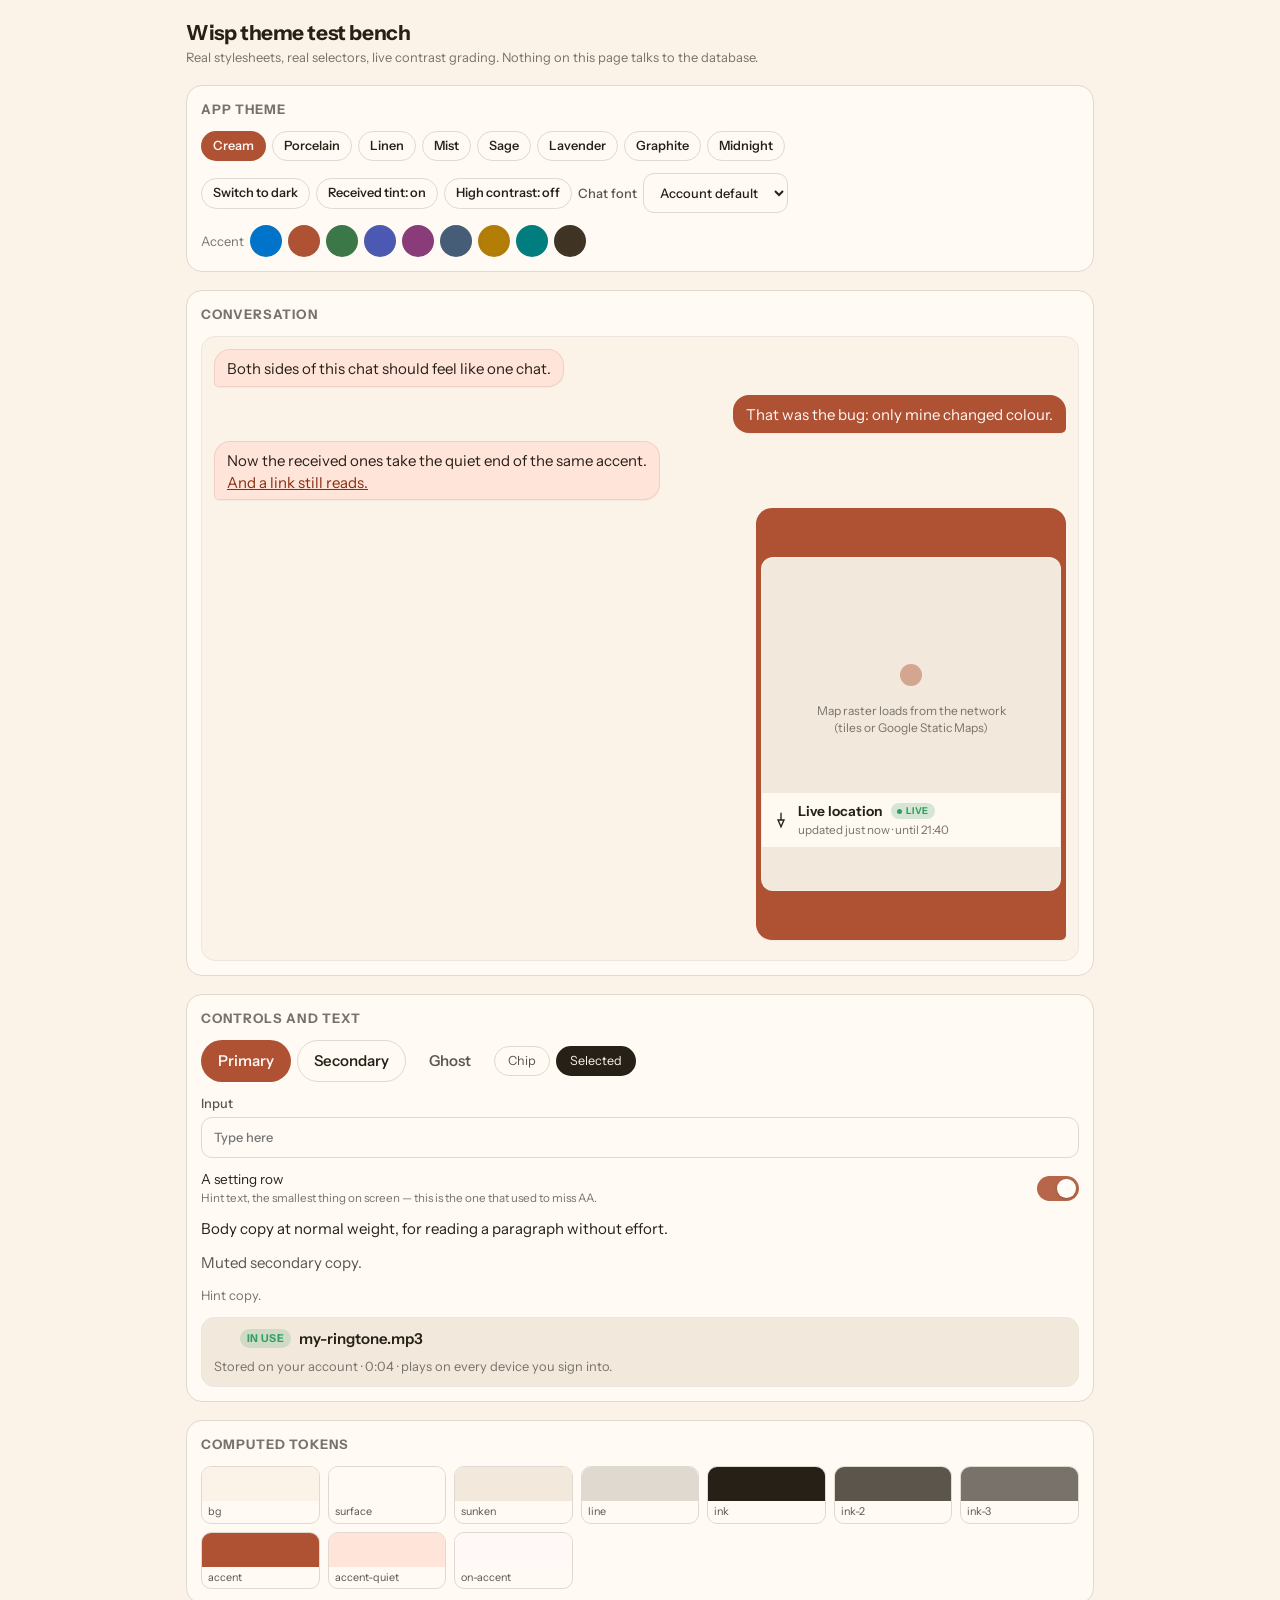
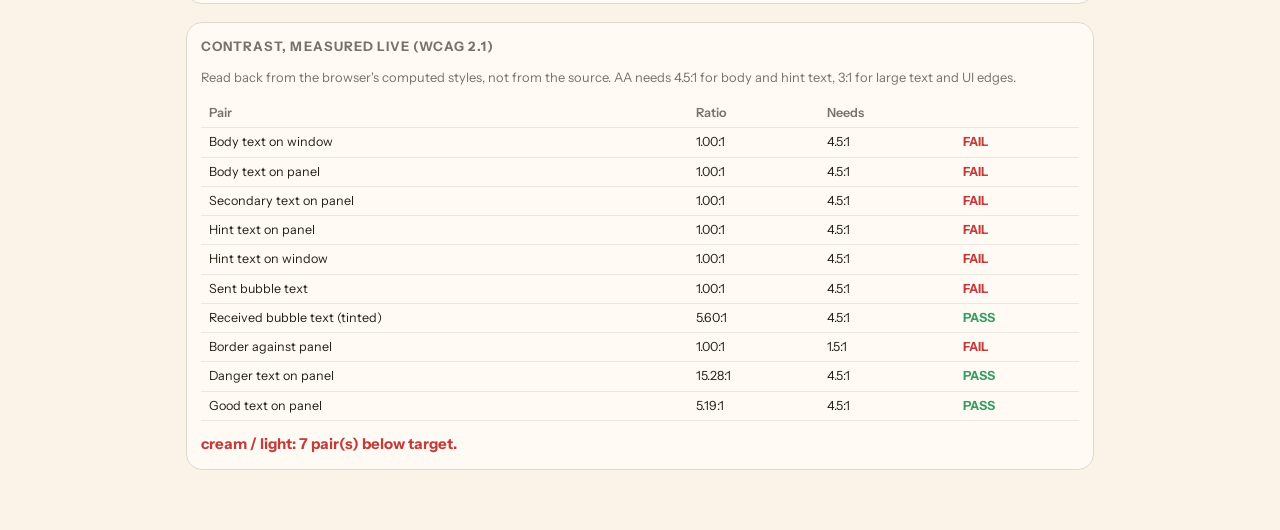
<file: theme-preview.html>
<!DOCTYPE html>
<!--
  Wisp — theme test bench.

  A static page, no Supabase, no sign-in: open /theme-preview.html on the
  deployment (or the branch preview) and every app-wide theme, the received
  bubble tint, the per-chat typefaces and the location card are all switchable
  in one screen. It drives the real selectors on <html> exactly the way
  js/theme.js does, against the real styles.css and theme-packs.css, so what you
  see here is what the app does.

  It also grades itself. The table at the bottom reads the *computed* colours
  back out of the browser, converts them to WCAG 2.1 relative luminance and
  prints the real contrast ratio for every pair that carries text, with a
  pass/fail against AA. Nothing here is asserted by hand — if a palette ever
  regresses, this page turns red on its own.
-->
<html lang="en" data-theme="light" data-pack="cream" data-tint-in="on" data-density="comfortable" data-contrast="normal" data-motion="full">
<head>
<meta charset="utf-8" />
<meta name="viewport" content="width=device-width, initial-scale=1, viewport-fit=cover" />
<title>Wisp · theme test bench</title>
<link href="https://fonts.googleapis.com/css2?family=Inter:wght@400;500;600;700&family=Instrument+Sans:wght@400;500;600;700&family=Newsreader:opsz,wght@6..72,400;6..72,600&family=JetBrains+Mono:wght@400;500&display=swap" rel="stylesheet" />
<link rel="stylesheet" href="/styles.css" />
<link rel="stylesheet" href="/theme-packs.css" />
<style>
  body { padding: 0; overflow: auto; display: block; }
  .tb { max-width: 940px; margin: 0 auto; padding: 18px 16px 60px; display: grid; gap: 18px; }
  .tb h1 { font-size: 1.3rem; letter-spacing: -0.02em; }
  .tb h2 { font-size: 0.82rem; text-transform: uppercase; letter-spacing: 0.08em; color: var(--ink-3); }
  .bar { display: flex; flex-wrap: wrap; gap: 6px; align-items: center; }
  .card { background: var(--surface); border: 1px solid var(--line); border-radius: 16px; padding: 14px; display: grid; gap: 12px; }
  .fauxthread { display: grid; gap: 8px; padding: 12px; border-radius: 14px; background: var(--bg); border: 1px solid var(--line-soft); }
  .swatchstrip { display: flex; gap: 6px; flex-wrap: wrap; }
  table { width: 100%; border-collapse: collapse; font-size: 0.84em; }
  th, td { text-align: left; padding: 5px 8px; border-bottom: 1px solid var(--line-soft); }
  th { color: var(--ink-3); font-weight: 600; }
  .pass { color: var(--good); font-weight: 700; }
  .fail { color: var(--danger); font-weight: 700; }
  .tokens { display: grid; grid-template-columns: repeat(auto-fill, minmax(104px, 1fr)); gap: 8px; }
  .tok { border: 1px solid var(--line); border-radius: 10px; overflow: hidden; font-size: 0.72em; }
  .tok i { display: block; height: 34px; }
  .tok span { display: block; padding: 3px 6px; color: var(--ink-2); }
</style>
</head>
<body>
<div class="tb">
  <div>
    <h1>Wisp theme test bench</h1>
    <p class="hint">Real stylesheets, real selectors, live contrast grading. Nothing on this page talks to the database.</p>
  </div>

  <div class="card">
    <h2>App theme</h2>
    <div class="bar" id="packs"></div>
    <div class="bar">
      <button class="btn small" id="mode">Switch to dark</button>
      <button class="btn small" id="tint">Received tint: on</button>
      <button class="btn small" id="hc">High contrast: off</button>
      <label style="display:flex;gap:6px;align-items:center">Chat font
        <select id="font">
          <option value="">Account default</option>
          <option value='"Instrument Sans", system-ui, sans-serif'>Instrument Sans</option>
          <option value="Inter, system-ui, sans-serif">Inter</option>
          <option value="Newsreader, Georgia, serif">Newsreader</option>
          <option value='"JetBrains Mono", ui-monospace, monospace'>JetBrains Mono</option>
        </select>
      </label>
    </div>
    <div class="bar">
      <span class="hint">Accent</span>
      <div class="swatchstrip" id="accents"></div>
    </div>
  </div>

  <div class="card">
    <h2>Conversation</h2>
    <!-- .conv-inner is what reads --font-chat in the real app, so the per-chat
         typeface is being exercised here and not simulated. -->
    <div class="conv-inner fauxthread">
      <div class="msg in"><div class="bub">Both sides of this chat should feel like one chat.</div></div>
      <div class="msg out"><div class="bub">That was the bug: only mine changed colour.</div></div>
      <div class="msg in"><div class="bub">Now the received ones take the quiet end of the same accent.<br /><a href="#">And a link still reads.</a></div></div>
      <div class="msg out"><div class="bub tight">
        <button class="geo-card" type="button">
          <div class="geo-map">
            <div class="geo-fallback">Map raster loads from the network<br />(tiles or Google Static Maps)</div>
            <span class="geo-halo"></span>
          </div>
          <div class="geo-foot">
            <svg viewBox="0 0 24 24" width="18" height="18" fill="none" stroke="currentColor" stroke-width="1.8" stroke-linecap="round"><path d="M12 3v9M8 12h8l-4 9z"/></svg>
            <div class="geo-text">
              <div class="geo-title">Live location <span class="geo-live"><b></b>live</span></div>
              <div class="geo-sub">updated just now · until 21:40</div>
            </div>
          </div>
        </button>
      </div></div>
    </div>
  </div>

  <div class="card">
    <h2>Controls and text</h2>
    <div class="bar">
      <button class="btn primary">Primary</button>
      <button class="btn">Secondary</button>
      <button class="btn ghost">Ghost</button>
      <span class="chip">Chip</span>
      <span class="chip is-on">Selected</span>
    </div>
    <label>Input<input placeholder="Type here" /></label>
    <div class="kv"><div><span>A setting row</span><div class="hint">Hint text, the smallest thing on screen — this is the one that used to miss AA.</div></div><button class="switch" role="switch" aria-checked="true"></button></div>
    <p>Body copy at normal weight, for reading a paragraph without effort.</p>
    <p class="muted">Muted secondary copy.</p>
    <p class="hint">Hint copy.</p>
    <div class="sound-card">
      <div class="sound-head">
        <span class="sound-bars"><i></i><i></i><i></i><i></i></span>
        <span class="sound-badge">In use</span>
        <span class="sound-name">my-ringtone.mp3</span>
      </div>
      <div class="hint">Stored on your account · 0:04 · plays on every device you sign into.</div>
    </div>
  </div>

  <div class="card">
    <h2>Computed tokens</h2>
    <div class="tokens" id="tokens"></div>
  </div>

  <div class="card">
    <h2>Contrast, measured live (WCAG 2.1)</h2>
    <p class="hint">Read back from the browser's computed styles, not from the source. AA needs 4.5:1 for body and hint text, 3:1 for large text and UI edges.</p>
    <table><thead><tr><th>Pair</th><th>Ratio</th><th>Needs</th><th></th></tr></thead><tbody id="grades"></tbody></table>
    <p class="hint" id="verdict"></p>
  </div>
</div>

<script type="module">
const PACKS = [
  ['cream', 'Cream'], ['porcelain', 'Porcelain'], ['linen', 'Linen'], ['mist', 'Mist'],
  ['sage', 'Sage'], ['lavender', 'Lavender'], ['graphite', 'Graphite'], ['midnight', 'Midnight'],
];
const ACCENTS = {
  blue: [0.55, 0.16, 250], clay: [0.55, 0.13, 38], moss: [0.52, 0.10, 148],
  indigo: [0.50, 0.14, 274], plum: [0.48, 0.13, 336], slate: [0.47, 0.05, 250],
  ochre: [0.63, 0.13, 78], teal: [0.53, 0.10, 196], ink: [0.33, 0.03, 70],
};
const root = document.documentElement;

/* Same rule as js/theme.js: above this lightness the accent needs dark text on
   it, below it white. Duplicated here on purpose — the bench should fail if the
   app's rule and this one ever disagree. */
const onAccentFor = (l, c, h) => l >= 0.59
  ? `oklch(0.18 ${Math.min(c, 0.05)} ${h})`
  : `oklch(0.985 0.008 ${h})`;

function setAccent(name) {
  const [l, c, h] = ACCENTS[name];
  root.style.setProperty('--acc-l', l);
  root.style.setProperty('--acc-c', c);
  root.style.setProperty('--acc-h', h);
  root.style.setProperty('--on-accent', onAccentFor(l, c, h));
  grade();
}

const packBar = document.getElementById('packs');
PACKS.forEach(([id, label]) => {
  const b = document.createElement('button');
  b.className = 'btn small';
  b.textContent = label;
  b.onclick = () => { root.dataset.pack = id; mark(); grade(); };
  b.dataset.pack = id;
  packBar.append(b);
});
const mark = () => [...packBar.children].forEach(b =>
  b.classList.toggle('primary', b.dataset.pack === root.dataset.pack));

const accentBar = document.getElementById('accents');
Object.entries(ACCENTS).forEach(([name, [l, c, h]]) => {
  const b = document.createElement('button');
  b.className = 'swatch';
  b.title = name;
  b.style.background = `oklch(${l} ${c} ${h})`;
  b.onclick = () => setAccent(name);
  accentBar.append(b);
});

document.getElementById('mode').onclick = e => {
  const dark = root.dataset.theme === 'dark';
  root.dataset.theme = dark ? 'light' : 'dark';
  e.target.textContent = dark ? 'Switch to dark' : 'Switch to light';
  grade();
};
document.getElementById('tint').onclick = e => {
  const on = root.dataset.tintIn === 'on';
  root.dataset.tintIn = on ? 'off' : 'on';
  e.target.textContent = 'Received tint: ' + (on ? 'off' : 'on');
  grade();
};
document.getElementById('hc').onclick = e => {
  const on = root.dataset.contrast === 'high';
  root.dataset.contrast = on ? 'normal' : 'high';
  e.target.textContent = 'High contrast: ' + (on ? 'off' : 'on');
  grade();
};
document.getElementById('font').onchange = e => {
  if (e.target.value) root.style.setProperty('--font-chat', e.target.value);
  else root.style.removeProperty('--font-chat');
};

/* ── grading ──────────────────────────────────────────────────────────────
   The browser resolves oklch() for us: paint a colour onto a throwaway element,
   read it back, and getComputedStyle returns it in a numeric space we can do
   luminance on. That means these numbers come from the same engine that renders
   the app, rather than from a second implementation that could be wrong in the
   same direction as the first. */
const probe = document.createElement('span');
probe.style.display = 'none';
document.body.append(probe);

function rgbOf(cssColor) {
  probe.style.color = '';
  probe.style.color = cssColor;
  const v = getComputedStyle(probe).color;
  const m = v.match(/-?[\d.]+/g);
  if (!m) return [0, 0, 0];
  // color() / oklch() may come back in a wide-gamut form on some browsers;
  // rgb() is what every current engine gives for a resolved computed colour.
  return m.slice(0, 3).map(Number).map(n => (v.startsWith('rgb') ? n / 255 : n));
}
const lin = c => (c <= 0.04045 ? c / 12.92 : Math.pow((c + 0.055) / 1.055, 2.4));
const lum = ([r, g, b]) => 0.2126 * lin(r) + 0.7152 * lin(g) + 0.0722 * lin(b);
function ratio(a, b) {
  const la = lum(rgbOf(a)), lb = lum(rgbOf(b));
  const hi = Math.max(la, lb), lo = Math.min(la, lb);
  return (hi + 0.05) / (lo + 0.05);
}
const tokenValue = name => getComputedStyle(root).getPropertyValue(name).trim();

const PAIRS = [
  ['Body text on window', '--ink', '--bg', 4.5],
  ['Body text on panel', '--ink', '--surface', 4.5],
  ['Secondary text on panel', '--ink-2', '--surface', 4.5],
  ['Hint text on panel', '--ink-3', '--surface', 4.5],
  ['Hint text on window', '--ink-3', '--bg', 4.5],
  ['Sent bubble text', '--on-accent', '--accent', 4.5],
  ['Received bubble text (tinted)', '--ink', '--accent-quiet', 4.5],
  ['Border against panel', '--line', '--surface', 1.5],
  ['Danger text on panel', '--danger', '--surface', 4.5],
  ['Good text on panel', '--good', '--surface', 4.5],
];

function grade() {
  const body = document.getElementById('grades');
  body.replaceChildren();
  let worst = Infinity, fails = 0;
  for (const [label, fg, bg, need] of PAIRS) {
    const r = ratio(tokenValue(fg), tokenValue(bg));
    if (need >= 4.5) worst = Math.min(worst, r);
    const ok = r >= need;
    if (!ok) fails++;
    const tr = document.createElement('tr');
    tr.innerHTML = `<td>${label}</td><td>${r.toFixed(2)}:1</td><td>${need}:1</td>`
      + `<td class="${ok ? 'pass' : 'fail'}">${ok ? 'PASS' : 'FAIL'}</td>`;
    body.append(tr);
  }
  const v = document.getElementById('verdict');
  const pack = root.dataset.pack, mode = root.dataset.theme;
  v.textContent = fails
    ? `${pack} / ${mode}: ${fails} pair(s) below target.`
    : `${pack} / ${mode}: every text pair passes AA. Weakest text contrast ${worst.toFixed(2)}:1.`;
  v.className = fails ? 'fail' : 'pass';
  paintTokens();
}

function paintTokens() {
  const box = document.getElementById('tokens');
  box.replaceChildren();
  ['--bg', '--surface', '--sunken', '--line', '--ink', '--ink-2', '--ink-3', '--accent', '--accent-quiet', '--on-accent']
    .forEach(name => {
      const d = document.createElement('div');
      d.className = 'tok';
      const i = document.createElement('i');
      i.style.background = tokenValue(name);
      const s = document.createElement('span');
      s.textContent = name.replace('--', '');
      d.append(i, s);
      box.append(d);
    });
}

setAccent('clay');
mark();
grade();
</script>
</body>
</html>
</file>
<file: styles.css>
/* ==========================================================================
   Wisp — design system.
   Neutrals are tinted toward warm sand (hue 70). Accent is a clay red by
   default; every accent, font, density, radius and text-scale token below is
   overwritten at runtime from user_settings — and, while a chat is open, from
   that chat's own row in chat_members — so the database is the source of
   truth, never a stylesheet constant.
   ========================================================================== */

:root {
  --hue-n: 70;
  --acc-l: 0.55; --acc-c: 0.16; --acc-h: 250;

  --accent:        oklch(var(--acc-l) var(--acc-c) var(--acc-h));
  --accent-strong: oklch(calc(var(--acc-l) - 0.12) var(--acc-c) var(--acc-h));
  --accent-quiet:  oklch(0.94 calc(var(--acc-c) * 0.28) var(--acc-h));
  --accent-line:   oklch(0.86 calc(var(--acc-c) * 0.35) var(--acc-h));
  --on-accent:     oklch(0.98 0.01 var(--acc-h));

  --bg:      oklch(0.972 0.008 var(--hue-n));
  --surface: oklch(0.988 0.005 var(--hue-n));
  --sunken:  oklch(0.945 0.010 var(--hue-n));
  --line:    oklch(0.895 0.008 var(--hue-n));
  --line-soft: oklch(0.935 0.006 var(--hue-n));
  --ink:     oklch(0.245 0.014 var(--hue-n));
  --ink-2:   oklch(0.455 0.012 var(--hue-n));
  --ink-3:   oklch(0.615 0.010 var(--hue-n));
  --danger:  oklch(0.55 0.17 25);
  --good:    oklch(0.62 0.13 155);

  --font: "Instrument Sans", system-ui, sans-serif;
  --scale: 1;
  --radius: 16px;
  --pad: 14px;
  --gap: 10px;
  --row-h: 70px;
  --speed: 1;
  --shadow: 0 1px 2px oklch(0.24 0.02 var(--hue-n) / 0.05),
            0 8px 24px -12px oklch(0.24 0.02 var(--hue-n) / 0.18);
  --lift:   0 14px 44px -14px oklch(0.24 0.02 var(--hue-n) / 0.32),
            0 2px 6px oklch(0.24 0.02 var(--hue-n) / 0.06);
  --ease: cubic-bezier(0.22, 1, 0.36, 1);
}

[data-theme="dark"] {
  --bg:      oklch(0.185 0.010 var(--hue-n));
  --surface: oklch(0.228 0.011 var(--hue-n));
  --sunken:  oklch(0.155 0.010 var(--hue-n));
  --line:    oklch(0.305 0.010 var(--hue-n));
  --line-soft: oklch(0.265 0.008 var(--hue-n));
  --ink:     oklch(0.945 0.006 var(--hue-n));
  --ink-2:   oklch(0.755 0.008 var(--hue-n));
  --ink-3:   oklch(0.605 0.008 var(--hue-n));
  --accent-quiet: oklch(0.31 calc(var(--acc-c) * 0.45) var(--acc-h));
  --accent-line:  oklch(0.40 calc(var(--acc-c) * 0.5) var(--acc-h));
  --shadow: 0 1px 2px oklch(0 0 0 / 0.3), 0 10px 30px -14px oklch(0 0 0 / 0.6);
  --lift:   0 18px 50px -16px oklch(0 0 0 / 0.7), 0 2px 6px oklch(0 0 0 / 0.4);
}

[data-contrast="high"] {
  --line: var(--ink-2); --ink-2: var(--ink); --ink-3: var(--ink-2);
}
[data-density="compact"]   { --pad: 9px;  --gap: 6px;  --row-h: 58px; }
[data-density="spacious"]  { --pad: 20px; --gap: 15px; --row-h: 84px; }
[data-motion="reduce"] *   { animation: none !important; transition: none !important; }

* { box-sizing: border-box; margin: 0; min-width: 0; }
html, body { height: 100%; }
body {
  background: var(--bg); color: var(--ink);
  font-family: var(--font);
  font-size: calc(15px * var(--scale));
  line-height: 1.45;
  -webkit-font-smoothing: antialiased;
  overscroll-behavior: none;
}
button, input, textarea, select { font: inherit; color: inherit; }
img, video { display: block; max-width: 100%; }
code { font-family: "JetBrains Mono", ui-monospace, monospace; font-size: 0.88em; }
::selection { background: var(--accent-quiet); }
:focus-visible { outline: 2px solid var(--accent); outline-offset: 2px; }

.muted { color: var(--ink-2); }
.hint  { color: var(--ink-3); font-size: 0.86em; }
.display { font-size: calc(1.7rem * var(--scale)); font-weight: 600; letter-spacing: -0.022em; line-height: 1.15; }
.stack { display: grid; gap: var(--gap); }
label { display: grid; gap: 5px; font-size: 0.86em; color: var(--ink-2); font-weight: 500; }
input, textarea, select {
  background: var(--surface); border: 1px solid var(--line);
  border-radius: 11px; padding: 10px 12px; color: var(--ink);
  transition: border-color 0.15s var(--ease), box-shadow 0.15s var(--ease);
}
input:focus, textarea:focus, select:focus {
  border-color: var(--accent);
  box-shadow: 0 0 0 3px color-mix(in oklab, var(--accent) 16%, transparent);
  outline: none;
}
input[type="range"] { padding: 0; border: none; background: none; accent-color: var(--accent); }

.btn {
  border: 1px solid var(--line); background: var(--surface); color: var(--ink);
  border-radius: 999px; padding: 9px 16px; font-weight: 550; cursor: pointer;
  transition: transform 0.18s var(--ease), background 0.18s var(--ease), border-color 0.18s var(--ease);
}
.btn:hover { background: var(--sunken); }
.btn:active { transform: translateY(1px); }
.btn.primary { background: var(--accent); border-color: transparent; color: var(--on-accent); }
.btn.primary:hover { background: var(--accent-strong); }
.btn.ghost { background: none; border-color: transparent; color: var(--ink-2); }
.btn.danger { color: var(--danger); border-color: color-mix(in oklab, var(--danger) 35%, var(--line)); }
.btn.small { padding: 5px 11px; font-size: 0.85em; }
.row-btns { display: flex; gap: 7px; flex-wrap: wrap; align-items: center; }

.icon-btn {
  width: 40px; height: 40px; display: grid; place-items: center; cursor: pointer;
  border: none; background: none; border-radius: 12px; color: var(--ink-2);
  transition: background 0.15s var(--ease), color 0.15s var(--ease), transform 0.12s var(--ease);
}
.icon-btn:hover { background: var(--sunken); color: var(--ink); }
.icon-btn:active { transform: scale(0.94); }
.icon-btn.small-btn { width: 30px; height: 30px; border-radius: 9px; }
.icon-btn.send, .icon-btn.rec {
  background: var(--accent); color: var(--on-accent); border-radius: 50%;
  width: 42px; height: 42px; flex: none;
}
.icon-btn.send:hover, .icon-btn.rec:hover { background: var(--accent-strong); color: var(--on-accent); }
/* The send glyph is a filled paper plane, not an outline — override the
   generic icon() stroke-only rendering just for this one button. */
.icon-btn.send svg { fill: currentColor; stroke: none; }
#btn-mic.is-live { background: var(--danger); animation: breathe 1.4s ease-in-out infinite; }
@keyframes breathe { 50% { box-shadow: 0 0 0 7px color-mix(in oklab, var(--danger) 22%, transparent) } }

/* Placeholder for inline SVG icons; paintIcons() swaps these at boot. */
.ico { font-size: 0; width: 20px; height: 20px; display: block; }

/* Guarantees the `hidden` attribute always wins over any component's own
   display rule below. Without this, elements like .boot and .call stay
   visible even after JS sets `.hidden = true`. */
[hidden] { display: none !important; }

/* ── boot / centered panes ───────────────────────────────────────── */
.boot { position: fixed; inset: 0; display: grid; place-items: center; background: var(--bg); z-index: 90; }
.boot-mark { font-size: 1.4rem; letter-spacing: 0.22em; color: var(--ink-3); animation: pulse 1.6s ease-in-out infinite; }
@keyframes pulse { 0%,100% { opacity: 0.35 } 50% { opacity: 1 } }

.pane-center { min-height: 100%; display: grid; place-items: center; padding: 28px; }
.sheet { width: min(440px, 100%); display: grid; gap: 14px; }

.auth-card { width: min(420px, 100%); display: grid; justify-items: center; gap: 4px; text-align: center; }
.auth-logo { width: 84px; height: auto; margin-bottom: 6px; }
.auth-word { font-size: 1.9rem; font-weight: 800; letter-spacing: -0.024em; color: var(--ink); margin-bottom: 14px; }
.auth-heading { font-size: 1.3rem; font-weight: 700; color: var(--ink); }
.auth-sub { color: var(--ink-2); font-size: 0.94em; margin-bottom: 18px; }
.auth-panel {
  width: 100%; background: var(--surface); border: 1px solid var(--line); border-radius: 22px;
  padding: 22px; box-shadow: var(--shadow); display: grid; gap: 16px; text-align: left;
}
.tabs { display: flex; gap: 4px; background: var(--sunken); padding: 4px; border-radius: 999px; }
.tab { flex: 1; border: none; background: none; padding: 8px; border-radius: 999px; cursor: pointer; color: var(--ink-2); }
.tab.is-on { background: var(--surface); color: var(--ink); box-shadow: var(--shadow); }
.auth-msg { min-height: 1.2em; font-size: 0.88em; color: var(--danger); }
.auth-msg.ok { color: var(--good); }
.pw-shell { position: relative }
.pw-shell input { width: 100%; padding-right: 42px }
.pw-eye {
  position: absolute; right: 4px; top: 50%; transform: translateY(-50%);
  width: 34px; height: 34px; border: none; background: none; cursor: pointer;
  color: var(--ink-3); display: grid; place-items: center; border-radius: 8px;
}
.pw-eye:hover { color: var(--ink-2) }
.link-btn {
  border: none; background: none; color: var(--ink-2); cursor: pointer;
  font-size: 0.9em; padding: 4px; justify-self: center; text-align: center;
}
.link-btn:hover { color: var(--ink); text-decoration: underline }
@media (max-width: 480px) { .auth-panel { padding: 18px } }

.brand-footer { margin-top: 34px; display: grid; justify-items: center; gap: 8px; }
.brand-tagline { color: var(--ink-3); font-size: 0.8em; letter-spacing: 0.01em; }
.brand-logo { width: 132px; height: auto; display: block; }
.brand-logo-dark { display: none; }
[data-theme="dark"] .brand-logo-light { display: none; }
[data-theme="dark"] .brand-logo-dark { display: block; }

/* ── app frame ─────────────────────────────────────────────────── */
.app {
  display: grid; height: 100dvh;
  grid-template-columns: minmax(280px, 360px) 1fr;
  grid-template-rows: 1fr auto;
  grid-template-areas: "list conv" "rail rail";
}
.app.has-side {
  grid-template-columns: minmax(270px, 330px) 1fr minmax(300px, 360px);
  grid-template-areas: "list conv side" "rail rail rail";
}

/* ── tab bar ──────────────────────────────────────────────────────
   A slim, floating capsule inset from the screen edges, not a bar welded to
   the bottom edge — closer to a hand-held object than a chrome strip. It
   sits clear of the safe-area on its own (margin, not padding-into-the-
   notch), so the glass reads as one rounded shape on every device. */
.rail {
  grid-area: rail; position: relative; z-index: 6;
  display: flex; justify-content: center;
  padding: 0 14px calc(10px + env(safe-area-inset-bottom, 0px));
  margin-top: 6px;
  background: transparent; border-top: none;
}
.rail::before { content: none }
.rail-nav {
  position: relative; display: flex; align-items: stretch; gap: 1px;
  width: 100%; max-width: 460px; margin: 0 auto; --rail-i: 0;
  padding: 6px 7px;
  border-radius: 26px;
  background: color-mix(in oklab, var(--surface) 72%, transparent);
  backdrop-filter: blur(24px) saturate(180%);
  -webkit-backdrop-filter: blur(24px) saturate(180%);
  box-shadow:
    0 1px 0 color-mix(in oklab, white 55%, transparent) inset,
    0 0 0 1px color-mix(in oklab, var(--line) 55%, transparent),
    0 18px 40px -18px oklch(0.24 0.02 var(--hue-n) / 0.35);
}
[data-theme="dark"] .rail-nav {
  box-shadow:
    0 1px 0 color-mix(in oklab, white 6%, transparent) inset,
    0 0 0 1px color-mix(in oklab, var(--line) 70%, transparent),
    0 18px 40px -16px oklch(0 0 0 / 0.55);
}
.rail-glow {
  position: absolute; top: 6px; bottom: 6px; left: 7px; z-index: 0;
  width: calc((100% - 14px) / 5); border-radius: 19px;
  background: color-mix(in oklab, var(--accent-quiet) 85%, transparent);
  box-shadow: inset 0 0 0 1px color-mix(in oklab, var(--accent-line) 50%, transparent);
  transform: translateX(calc(var(--rail-i) * 100%));
  transition: transform 0.44s var(--ease);
}
.rail-btn {
  position: relative; z-index: 1; flex: 1 1 0; min-width: 0;
  display: grid; justify-items: center; align-content: center; gap: 1px;
  padding: 6px 2px 5px; border: none; background: none; cursor: pointer;
  border-radius: 19px; color: var(--ink);
  transition: color 0.2s var(--ease), transform 0.14s var(--ease);
}
.rail-btn:active { transform: scale(0.93) }
.rail-btn.is-on { color: var(--accent-strong) }
.rail-label {
  font-size: 10px; font-weight: 600; letter-spacing: 0.005em; line-height: 1.15;
  max-width: 100%; overflow: hidden; text-overflow: ellipsis; white-space: nowrap;
}
.badge {
  position: absolute; top: 1px; right: 22%; background: var(--accent); color: var(--on-accent);
  font-size: 10px; font-weight: 700; min-width: 16px; height: 16px; border-radius: 8px;
  display: grid; place-items: center; padding: 0 4px;
  box-shadow: 0 0 0 2px color-mix(in oklab, var(--surface) 80%, transparent);
}

/* Settings tab: your own photo stands in for the gear once one is set, the
   same way the reference nav uses a live avatar rather than an icon for the
   destination that's "you." A ring in the accent color when that tab is
   active makes it read as a photo-button, not a stray image. */
.rail-avatar {
  width: 22px; height: 22px; border-radius: 50%; overflow: hidden;
  display: grid; place-items: center; color: inherit;
  box-shadow: 0 0 0 1.5px transparent; transition: box-shadow 0.2s var(--ease);
}
.rail-avatar img { width: 100%; height: 100%; object-fit: cover; display: block }
.rail-avatar .ico { width: 20px; height: 20px }
.rail-btn-me.is-on .rail-avatar {
  box-shadow: 0 0 0 1.5px color-mix(in oklab, var(--accent-strong) 80%, transparent);
}

/* ── list pane ────────────────────────────────────────────────── */
.list { grid-area: list; border-right: 1px solid var(--line); display: grid; grid-template-rows: auto auto auto 1fr; background: var(--surface); min-height: 0 }
.list-head { display: flex; align-items: center; justify-content: space-between; padding: 18px 10px 10px 20px }
.list-head h2 { font-size: calc(1.34rem * var(--scale)); font-weight: 650; letter-spacing: -0.022em }
.list-actions { display: flex }
.search-wrap { padding: 0 14px 12px; display: flex; align-items: center; gap: 8px; position: relative }
.search-ico { position: absolute; left: 27px; top: 11px; color: var(--ink-3); pointer-events: none; z-index: 1 }
.search-wrap input { flex: 1; min-width: 0; width: 100%; background: var(--sunken); border-color: transparent; border-radius: 12px; padding-left: 38px }
.search-cancel {
  flex: none; appearance: none; cursor: pointer; white-space: nowrap;
  height: 40px; max-width: 0; padding: 0; margin: 0;
  border: 1px solid color-mix(in oklab, var(--line) 70%, transparent);
  border-radius: 999px; font-size: 0.86em; font-weight: 600; color: var(--accent-strong);
  background: color-mix(in oklab, var(--surface) 45%, transparent);
  backdrop-filter: blur(16px) saturate(180%);
  -webkit-backdrop-filter: blur(16px) saturate(180%);
  opacity: 0; overflow: hidden; transform: translateX(10px) scale(0.92);
  transition: max-width 0.4s var(--ease), padding 0.4s var(--ease), opacity 0.3s var(--ease), transform 0.4s var(--ease), background 0.15s var(--ease);
}
.search-cancel.is-shown { max-width: 100px; padding: 0 16px; opacity: 1; transform: translateX(0) scale(1) }
.search-cancel:hover { background: color-mix(in oklab, var(--accent-quiet) 65%, var(--surface)) }
.folders { display: flex; gap: 6px; padding: 0 14px 10px; overflow-x: auto; scrollbar-width: none }
.folders:empty { display: none }
.folders::-webkit-scrollbar { display: none }
.chip {
  border: 1px solid var(--line); background: none; color: var(--ink-2); cursor: pointer;
  padding: 5px 13px; border-radius: 999px; font-size: 0.84em; white-space: nowrap;
  transition: background 0.15s var(--ease), color 0.15s var(--ease);
}
.chip:hover { background: var(--sunken) }
.chip.is-on { background: var(--ink); color: var(--bg); border-color: transparent }
.chip.add { border-style: dashed; color: var(--ink-3) }
.list-body { overflow-y: auto; padding-bottom: 20px }
.list-sep {
  font-size: 0.72em; font-weight: 650; letter-spacing: 0.06em; text-transform: uppercase;
  color: var(--ink-3); padding: 16px 20px 6px;
}

.row {
  display: grid; grid-template-columns: 46px 1fr auto; gap: 13px; align-items: center;
  min-height: var(--row-h); padding: 9px 16px; cursor: pointer; border: none; background: none;
  width: 100%; text-align: left; position: relative;
  transition: background 0.14s var(--ease);
  -webkit-tap-highlight-color: transparent; -webkit-touch-callout: none; user-select: none;
}
.row + .row::before, .row + .result::before {
  content: ""; position: absolute; top: 0; left: 75px; right: 16px; height: 1px; background: var(--line-soft);
}
.row:hover { background: var(--sunken) }
.row:active { background: var(--accent-quiet) }
.row.is-on { background: var(--accent-quiet) }
.row img.av, .av {
  width: 46px; height: 46px; border-radius: 50%; object-fit: cover;
  background: var(--line-soft); display: grid; place-items: center; color: var(--ink-2);
  font-weight: 600; font-size: 0.9em; flex: none;
}
.row-main { min-width: 0 }
.row-top { display: flex; align-items: baseline; gap: 8px }
.row-name { font-weight: 560; letter-spacing: -0.006em; white-space: nowrap; overflow: hidden; text-overflow: ellipsis }
.row-prev { color: var(--ink-2); font-size: 0.9em; white-space: nowrap; overflow: hidden; text-overflow: ellipsis }
.row-side { display: grid; justify-items: end; gap: 6px; font-size: 0.76em; color: var(--ink-3) }
.online-dot { width: 7px; height: 7px; border-radius: 50%; background: var(--good); display: inline-block }
.pill { background: var(--accent); color: var(--on-accent); border-radius: 999px; font-size: 11px; font-weight: 700; padding: 1px 7px }
.dot-row { display: flex; gap: 4px; color: var(--ink-3); font-size: 0.9em }
.empty { padding: 48px 24px; color: var(--ink-3); text-align: center; display: grid; gap: 6px }

/* ── conversation ───────────────────────────────────────────────── */
.conv { grid-area: conv; display: grid; grid-template-rows: 1fr; min-height: 0; background: var(--bg); position: relative }
.conv-empty { display: grid; place-content: center; justify-items: center; gap: 6px; text-align: center; padding: 24px }
/* .pin-strip and .select-bar are [hidden] most of the time. A [hidden] element
   generates no box, so grid auto-placement skips it entirely and slides every
   later child up into an earlier row — .thread would land in row 2 (auto,
   sized to its content) instead of row 4 (1fr), and the real 1fr track would
   sit empty at the end, eating all the leftover height as blank space below
   the composer. Pinning every child to its row keeps them correct no matter
   which siblings are hidden. */
.conv-inner { position: relative; display: grid; grid-template-rows: auto auto auto 1fr auto; min-height: 0 }

/* ── wallpaper ────────────────────────────────────────────────────
   Its own layer, behind the messages and behind the chrome, positioned against
   .conv-inner rather than against the scroller. That is what stops it from
   sliding up the screen as the thread scrolls, and it means the header and the
   composer sit on top of it instead of being tinted by it. */
.wall { position: relative; overflow: hidden; background-color: var(--wall-bg, transparent) }
.wall::before {
  content: ""; position: absolute; inset: 0;
  background-image: var(--wall-img, none);
  background-size: var(--wall-size, cover);
  background-position: center;
  background-repeat: var(--wall-repeat, no-repeat);
  filter: blur(var(--wall-blur, 0px));
}
.wall::after {
  content: ""; position: absolute; inset: 0;
  background: color-mix(in oklab, var(--bg) calc(var(--wall-dim, 0) * 100%), transparent);
}
.thread-wall { position: absolute; inset: 0; z-index: 0; pointer-events: none }

.conv-head {
  grid-row: 1; position: relative; z-index: 2;
  display: flex; align-items: center; gap: 8px; min-height: 62px;
  padding: 8px 8px 8px 8px;
  background: color-mix(in oklab, var(--surface) 88%, transparent);
  backdrop-filter: blur(20px) saturate(170%);
  -webkit-backdrop-filter: blur(20px) saturate(170%);
  border-bottom: 1px solid var(--line);
}
.conv-face {
  width: 42px; height: 42px; border-radius: 50%; overflow: hidden; flex: none;
  border: none; padding: 0; cursor: pointer; background: var(--line-soft);
  transition: transform 0.16s var(--ease);
}
.conv-face:hover { transform: scale(1.05) }
.conv-face img { width: 100%; height: 100%; object-fit: cover }
.conv-id {
  flex: 1; min-width: 0; display: grid; gap: 1px; border: none; background: none;
  cursor: pointer; text-align: left; padding: 3px 6px; border-radius: 11px; color: inherit;
}
.conv-id:hover { background: var(--sunken) }
.conv-id b { font-size: calc(1.03rem * var(--scale)); font-weight: 620; letter-spacing: -0.014em; white-space: nowrap; overflow: hidden; text-overflow: ellipsis }
.conv-id small { color: var(--ink-2); font-size: 0.78em; white-space: nowrap; overflow: hidden; text-overflow: ellipsis }
.conv-tools { display: flex; gap: 1px; flex: none }
.only-narrow { display: none }

.pin-strip {
  grid-row: 2; position: relative; z-index: 2;
  display: flex; gap: 8px; align-items: center; padding: 8px 16px; font-size: 0.86em;
  background: var(--accent-quiet); color: var(--accent-strong); cursor: pointer;
  border-bottom: 1px solid var(--accent-line);
}
.select-bar { grid-row: 3; position: relative; z-index: 2; display: flex; gap: 8px; align-items: center; padding: 8px 14px; background: var(--surface); border-bottom: 1px solid var(--line) }
.select-bar span { margin-right: auto; font-weight: 550 }

.thread {
  grid-row: 4; position: relative; z-index: 1; background: transparent;
  overflow-y: auto; overflow-x: hidden; padding: 18px clamp(12px, 4vw, 46px) 10px; display: grid; gap: 3px;
  align-content: start;
}
.day-sep {
  justify-self: center; font-size: 0.74em; font-weight: 550; color: var(--ink-2);
  background: color-mix(in oklab, var(--surface) 82%, transparent);
  backdrop-filter: blur(8px); -webkit-backdrop-filter: blur(8px);
  border: 1px solid var(--line-soft); padding: 3px 13px; border-radius: 999px; margin: 16px 0 8px;
}
.sys {
  justify-self: center; font-size: 0.8em; color: var(--ink-2);
  background: color-mix(in oklab, var(--sunken) 85%, transparent);
  padding: 4px 13px; border-radius: 999px; margin: 7px 0; text-align: center; max-width: 60ch;
}

.msg { display: grid; gap: 2px; max-width: min(66ch, 78%); position: relative; z-index: 1 }
.msg.out { justify-self: end }
.msg.in  { justify-self: start }
.msg.sel { background: var(--accent-quiet); border-radius: var(--radius); box-shadow: 0 0 0 6px var(--accent-quiet) }
.msg-author { font-size: 0.76em; color: var(--accent-strong); font-weight: 620; padding-left: 12px }
.bub {
  background: var(--surface); border: 1px solid var(--line-soft);
  border-radius: var(--radius); padding: 8px 12px 6px; position: relative;
  white-space: pre-wrap; overflow-wrap: anywhere;
  box-shadow: 0 1px 1px oklch(0.24 0.02 var(--hue-n) / 0.04);
  animation: rise calc(0.22s / var(--speed)) var(--ease);
}
@keyframes rise { from { opacity: 0; transform: translateY(6px) } }
.out .bub { background: var(--accent); color: var(--on-accent); border-color: transparent }
.out .bub a { color: var(--on-accent) }
.in .bub { border-bottom-left-radius: 5px }
.out .bub { border-bottom-right-radius: 5px }
.bub.tight { padding: 4px }
.msg-foot { display: flex; align-items: center; gap: 5px; justify-content: flex-end; font-size: 0.7em; opacity: 0.72; margin-top: 3px }
.ticks { letter-spacing: -2px; font-weight: 700 }
.ticks.read { color: oklch(0.72 0.14 230) }
.out .ticks.read { color: oklch(0.9 0.09 220) }
.quote {
  border-radius: 9px; background: color-mix(in oklab, currentColor 10%, transparent);
  padding: 5px 9px; margin-bottom: 5px; font-size: 0.87em; cursor: pointer; opacity: 0.85;
  display: grid; gap: 1px;
}
.quote b { font-size: 0.9em }
.reacts { display: flex; gap: 4px; margin-top: -4px; padding-left: 8px; flex-wrap: wrap }
.react {
  background: var(--surface); border: 1px solid var(--line); border-radius: 999px;
  font-size: 0.78em; padding: 1px 7px; cursor: pointer; box-shadow: var(--shadow);
}
.react.mine { border-color: var(--accent); background: var(--accent-quiet) }
.msg-tools {
  position: absolute; top: -14px; display: flex; gap: 1px;
  background: color-mix(in oklab, var(--surface) 90%, transparent);
  backdrop-filter: blur(14px) saturate(170%); -webkit-backdrop-filter: blur(14px) saturate(170%);
  border: 1px solid var(--line); border-radius: 999px; padding: 3px; box-shadow: var(--lift);
  opacity: 0; pointer-events: none; transform: translateY(3px) scale(0.96);
  transition: opacity 0.16s var(--ease), transform 0.2s var(--ease); z-index: 3;
}
.in .msg-tools { right: -6px } .out .msg-tools { left: -6px }
.msg:hover .msg-tools, .msg:focus-within .msg-tools { opacity: 1; pointer-events: auto; transform: none }
.msg-tools button { border: none; background: none; cursor: pointer; width: 27px; height: 25px; border-radius: 999px; color: var(--ink-2) }
.msg-tools button:hover { background: var(--sunken); color: var(--ink) }

.media img, .media video { border-radius: calc(var(--radius) - 4px); max-height: 340px; object-fit: cover }
.doc-row { display: flex; gap: 10px; align-items: center; padding: 4px 2px }
.doc-glyph { width: 34px; height: 34px; border-radius: 9px; background: color-mix(in oklab, currentColor 14%, transparent); display: grid; place-items: center; font-size: 0.7em; font-weight: 700 }
.voice { display: flex; align-items: center; gap: 9px; min-width: 220px }
.voice canvas { flex: 1; height: 28px }
.voice small { font-size: 0.75em; opacity: 0.75; flex: none }
.preview-card { display: grid; gap: 2px; border: 1px solid color-mix(in oklab, currentColor 18%, transparent); border-radius: 10px; padding: 8px; margin-top: 6px; font-size: 0.85em }
.preview-card b { font-size: 0.95em }
.viewonce { display: flex; gap: 8px; align-items: center; font-style: italic; opacity: 0.9 }
.poll { display: grid; gap: 6px; min-width: 240px }
.poll-opt { display: grid; gap: 3px; cursor: pointer }
.poll-bar { height: 6px; border-radius: 999px; background: color-mix(in oklab, currentColor 18%, transparent); overflow: hidden }
.poll-bar i { display: block; height: 100%; background: currentColor; opacity: 0.6 }

/* ── composer ──────────────────────────────────────────────────── */
.composer {
  grid-row: 5; position: relative; z-index: 2;
  border-top: 1px solid var(--line);
  background: color-mix(in oklab, var(--surface) 90%, transparent);
  backdrop-filter: blur(20px) saturate(170%);
  -webkit-backdrop-filter: blur(20px) saturate(170%);
  padding: 8px 12px 10px; display: grid; gap: 8px;
}
.composer-main { display: flex; align-items: flex-end; gap: 6px }
/* Attach now lives inside the same pill as the text field — one continuous
   shape, not a separate circular button floating beside it — so the pill
   itself carries the background/radius and #input goes transparent. */
.input-shell {
  flex: 1; position: relative; display: flex; align-items: flex-end;
  background: var(--sunken); border-radius: 22px;
  transition: background 0.15s var(--ease);
}
.input-shell #btn-attach {
  flex: none; width: 36px; height: 36px; margin: 3px 0 3px 3px; border-radius: 50%; color: var(--ink-2);
}
.input-shell #btn-attach:hover { background: var(--line-soft); color: var(--ink); }
#input {
  width: 100%; resize: none; max-height: 180px; border-radius: 22px;
  background: transparent; border-color: transparent; padding: 10px 14px 10px 4px;
}
/* One trailing button, never two: the microphone until there is something to
   send, the send button from the first character on. */
.composer-main #btn-send { display: none }
.composer-main.has-draft #btn-send { display: grid }
.composer-main.has-draft #btn-mic { display: none }

.reply-chip, .attach-row {
  background: var(--sunken); border-radius: 14px; padding: 8px 12px; font-size: 0.86em;
  display: flex; gap: 10px; align-items: center; flex-wrap: wrap;
}
.reply-chip b { color: var(--accent-strong) }
.attach-thumb { position: relative; width: 62px; height: 62px; border-radius: 12px; overflow: hidden; background: var(--line-soft) }
.attach-thumb.once { outline: 2px solid var(--accent); outline-offset: 1px }
.attach-thumb img, .attach-thumb video { width: 100%; height: 100%; object-fit: cover }
.attach-thumb button { position: absolute; top: 3px; right: 3px; border: none; border-radius: 50%; width: 19px; height: 19px; background: var(--ink); color: var(--bg); cursor: pointer; font-size: 11px; line-height: 1 }
.rec-strip { display: flex; align-items: center; gap: 10px }
.rec-strip canvas { flex: 1; min-width: 40px }
.rec-strip #rec-hint { flex: none; white-space: nowrap }
.rec-strip.is-locked #rec-hint { display: none }
.rec-dot { width: 9px; height: 9px; border-radius: 50%; background: var(--danger); animation: pulse 1s infinite; flex: none }
.rec-dot.paused { animation: none; background: var(--ink-2) }
.noise-dot { width: 7px; height: 7px; border-radius: 50%; flex: none; background: var(--ink-3); transition: background 0.3s var(--ease) }
.noise-dot.is-quiet { background: var(--ink-3) }
.noise-dot.is-some  { background: oklch(0.7 0.14 78) }
.noise-dot.is-noisy { background: var(--danger) }
.rec-strip #rec-pause { width: 34px; height: 34px; flex: none }
.mention-pop { position: absolute; bottom: calc(100% + 6px); left: 0; background: var(--surface); border: 1px solid var(--line); border-radius: 14px; box-shadow: var(--lift); overflow: hidden; min-width: 220px; z-index: 5 }
.mention-pop button { display: flex; gap: 8px; align-items: center; width: 100%; border: none; background: none; padding: 8px 12px; cursor: pointer; text-align: left; color: inherit }
.mention-pop button:hover, .mention-pop button.on { background: var(--sunken) }

/* ── context menu ──────────────────────────────────────────────────
   Opens at the finger, sized to its contents, aligned away from whichever
   edge the press came from. Tap the scrim to back out; touch devices also get
   a Cancel row, since "tap outside" is not a visible affordance. */
.pop-scrim {
  position: fixed; inset: 0; z-index: 70;
  background: oklch(0.2 0.01 var(--hue-n) / 0);
  transition: background 0.2s var(--ease);
}
.pop-scrim.is-open { background: oklch(0.2 0.01 var(--hue-n) / 0.26) }
.pop-menu {
  position: fixed; width: 248px; max-width: calc(100vw - 24px);
  max-height: calc(100dvh - 24px); overflow-y: auto; padding: 6px;
  background: color-mix(in oklab, var(--surface) 90%, transparent);
  backdrop-filter: blur(26px) saturate(180%); -webkit-backdrop-filter: blur(26px) saturate(180%);
  border: 1px solid color-mix(in oklab, var(--line) 85%, transparent);
  border-radius: 17px; box-shadow: var(--lift);
  opacity: 0; transform: scale(0.9);
  transition: opacity 0.16s var(--ease), transform 0.22s var(--ease);
}
.pop-scrim.is-open .pop-menu { opacity: 1; transform: scale(1) }
.pop-title {
  padding: 8px 11px 7px; font-size: 0.72em; font-weight: 650; letter-spacing: 0.06em;
  text-transform: uppercase; color: var(--ink-3);
  overflow: hidden; text-overflow: ellipsis; white-space: nowrap;
}
.pop-item {
  display: flex; align-items: center; gap: 12px; width: 100%; border: none; background: none;
  cursor: pointer; padding: 9px 11px; border-radius: 12px; color: var(--ink);
  font-size: 0.93em; text-align: left; -webkit-tap-highlight-color: transparent;
}
.pop-label { flex: 1; overflow: hidden; text-overflow: ellipsis; white-space: nowrap }
.pop-item small { color: var(--ink-3); font-size: 0.78em; flex: none }
.pop-item svg { color: var(--ink-3); flex: none }
.pop-gap { width: 17px; flex: none }
.pop-item:hover { background: var(--sunken) }
.pop-item:active { background: var(--accent-quiet) }
.pop-item.danger, .pop-item.danger svg { color: var(--danger) }
.pop-item.is-on svg { color: var(--accent-strong) }
.pop-cancel { justify-content: center; color: var(--ink-2); font-weight: 600 }
.pop-cancel .pop-label { flex: 0 0 auto; text-align: center }
.pop-sep { height: 1px; background: var(--line-soft); margin: 5px 9px }

/* ── photo viewer ───────────────────────────────────────────────── */
.photo-view {
  position: fixed; inset: 0; z-index: 76; display: grid; grid-template-rows: auto 1fr;
  background: oklch(0.13 0.008 var(--hue-n) / 0.97);
  opacity: 0; transition: opacity 0.22s var(--ease);
}
.photo-view.is-open { opacity: 1 }
.photo-bar {
  display: flex; align-items: center; gap: 12px; color: oklch(0.97 0 0);
  padding: calc(10px + env(safe-area-inset-top, 0px)) 14px 10px;
}
.photo-bar b { flex: 1; font-weight: 600; overflow: hidden; text-overflow: ellipsis; white-space: nowrap }
.photo-bar .icon-btn { color: oklch(0.88 0 0) }
.photo-bar .icon-btn:hover { background: oklch(1 0 0 / 0.14); color: oklch(1 0 0) }
.photo-frame {
  margin: 0; min-height: 0; display: grid; place-items: center;
  padding: 6px 14px calc(28px + env(safe-area-inset-bottom, 0px));
}
.photo-frame img {
  max-width: 100%; max-height: 100%; width: auto; object-fit: contain;
  border-radius: 18px; box-shadow: 0 30px 90px -34px oklch(0 0 0 / 0.85);
  animation: pop 0.28s var(--ease);
}
@keyframes pop { from { opacity: 0; transform: scale(0.96) } }

/* ── profile card ───────────────────────────────────────────────── */
.profile-card { display: grid; justify-items: center; gap: 4px; text-align: center }
.profile-face {
  position: relative; width: 136px; height: 136px; border-radius: 50%; overflow: hidden;
  border: none; padding: 0; cursor: pointer; background: var(--line-soft); margin-bottom: 8px;
  box-shadow: var(--lift); transition: transform 0.2s var(--ease);
}
.profile-face:hover { transform: scale(1.03) }
.profile-face img { width: 100%; height: 100%; object-fit: cover }
.profile-zoom {
  position: absolute; right: 7px; bottom: 7px; width: 30px; height: 30px; border-radius: 50%;
  display: grid; place-items: center; color: oklch(0.98 0 0);
  background: oklch(0.25 0.01 var(--hue-n) / 0.72);
  backdrop-filter: blur(8px); -webkit-backdrop-filter: blur(8px);
}
.profile-card .display { font-size: calc(1.32rem * var(--scale)) }
.profile-acts { display: flex; gap: 8px; flex-wrap: wrap; justify-content: center; margin-top: 12px }
.profile-acts .btn, .hero-acts .btn { display: inline-flex; align-items: center; gap: 7px }

/* ── side panel ───────────────────────────────────────────────── */
.side { grid-area: side; border-left: 1px solid var(--line); background: var(--surface); overflow-y: auto; padding: 18px }
.side h3 { font-size: calc(1.02rem * var(--scale)); font-weight: 620; letter-spacing: -0.01em; margin-bottom: 2px }
.side section { padding: 18px 0; border-bottom: 1px solid var(--line-soft); display: grid; gap: 11px }
.side section:last-child { border: none }
.side-head { display: flex; justify-content: space-between; align-items: center; gap: 8px }

/* ── settings: grouped categories, one row expands at a time ──────── */
.cat-list { border: 1px solid var(--line-soft); border-radius: 16px; overflow: hidden; margin-top: 4px }
.cat-item + .cat-item .cat-row { border-top: 1px solid var(--line-soft) }
.cat-row {
  width: 100%; display: flex; align-items: center; gap: 12px; padding: 12px 14px;
  border: none; background: none; cursor: pointer; text-align: left; color: inherit;
  transition: background 0.15s var(--ease);
}
.cat-row:hover { background: var(--sunken) }
.cat-icon { width: 32px; height: 32px; border-radius: 9px; display: grid; place-items: center; flex: none; color: #fff }
.cat-row-main { flex: 1; display: grid; gap: 1px; min-width: 0 }
.cat-row-main b { font-size: 0.92em; font-weight: 600 }
.cat-row-main small { color: var(--ink-3); font-size: 0.76em; overflow: hidden; text-overflow: ellipsis; white-space: nowrap }
.cat-chevron { color: var(--ink-3); transition: transform 0.25s var(--ease); flex: none }
.cat-item.is-open .cat-chevron { transform: rotate(90deg); color: var(--ink) }
.cat-body { max-height: 0; overflow: hidden; transition: max-height 0.35s var(--ease) }
.cat-item.is-open .cat-body { max-height: 2400px }
.cat-body-inner { padding: 2px 14px 16px; display: grid; gap: 11px; background: var(--surface); animation: rise 0.2s var(--ease) }
.cat-body-inner section { padding: 0; border: none; display: grid; gap: 11px }
.cat-body-inner h3 { font-size: 0.86em; color: var(--ink-2); margin-top: 4px }

.kv { display: flex; justify-content: space-between; align-items: center; gap: 12px; font-size: 0.9em }
.kv > span { color: var(--ink-2) }
.range-cell { display: grid; gap: 4px; min-width: 150px }
.gallery { display: grid; grid-template-columns: repeat(3, 1fr); gap: 4px }
.gallery img, .gallery video { aspect-ratio: 1; object-fit: cover; border-radius: 10px; cursor: pointer }

.info-hero { justify-items: center; text-align: center; gap: 3px }
.hero-face {
  position: relative; width: 108px; height: 108px; border-radius: 50%; overflow: hidden;
  border: none; padding: 0; cursor: pointer; background: var(--line-soft); margin-bottom: 8px;
  box-shadow: var(--shadow); transition: transform 0.2s var(--ease);
}
.hero-face:hover { transform: scale(1.04) }
.hero-face img { width: 100%; height: 100%; object-fit: cover }
.hero-cam {
  position: absolute; right: 1px; bottom: 1px; width: 29px; height: 29px; border-radius: 50%;
  display: grid; place-items: center; background: var(--accent); color: var(--on-accent);
  box-shadow: 0 0 0 3px var(--surface);
}
.info-hero .display { font-size: calc(1.24rem * var(--scale)) }
.hero-acts { display: flex; gap: 7px; flex-wrap: wrap; justify-content: center; margin-top: 12px }
.hero-acts .btn { font-size: 0.85em; padding: 7px 13px }

.swatches { display: flex; gap: 9px; flex-wrap: wrap }
.swatch { width: 32px; height: 32px; border-radius: 50%; border: 2px solid transparent; cursor: pointer; box-shadow: inset 0 0 0 1px oklch(0.5 0 0 / 0.12) }
.swatch.is-on { border-color: var(--ink); transform: scale(1.06) }
.swatch-off { background: repeating-conic-gradient(var(--sunken) 0 25%, var(--line) 0 50%) 50% / 11px 11px }
.picker { display: grid; gap: 8px }
.picker-field { height: 88px; border-radius: 12px; position: relative; cursor: crosshair; border: 1px solid var(--line) }
.picker-dot { position: absolute; width: 14px; height: 14px; border-radius: 50%; border: 2px solid oklch(0.99 0 0); box-shadow: 0 0 0 1px oklch(0.3 0 0 / 0.5); transform: translate(-50%, -50%); pointer-events: none }
.picker-hue { height: 12px; border-radius: 999px; background: linear-gradient(90deg,
  oklch(0.62 0.19 0), oklch(0.62 0.19 60), oklch(0.62 0.19 120), oklch(0.62 0.19 180),
  oklch(0.62 0.19 240), oklch(0.62 0.19 300), oklch(0.62 0.19 360)); position: relative; cursor: pointer }

/* ── the per-chat theme panel ─────────────────────────────────────── */
.style-panel { padding-bottom: 4px }
.style-preview { position: relative; border-radius: 18px; overflow: hidden; border: 1px solid var(--line); box-shadow: var(--shadow) }
.style-preview > .wall { position: absolute; inset: 0 }
.style-thread { position: relative; display: grid; gap: 4px; padding: 16px 14px }
.style-thread .msg { max-width: 84%; font-size: 0.88em }
.style-thread .bub { animation: none }
.wall-grid { display: grid; grid-template-columns: repeat(auto-fill, minmax(64px, 1fr)); gap: 9px }
.wall-tile { border: none; background: none; padding: 0; cursor: pointer; display: grid; gap: 5px; justify-items: center }
.wall-tile > .wall {
  width: 100%; aspect-ratio: 3 / 4; border-radius: 12px; border: 1px solid var(--line);
  box-shadow: inset 0 -16px 24px -20px oklch(0.2 0.02 var(--hue-n) / 0.5);
  transition: outline-color 0.15s var(--ease);
}
.wall-tile small { font-size: 0.7em; color: var(--ink-3); max-width: 100%; overflow: hidden; text-overflow: ellipsis; white-space: nowrap }
.wall-tile.is-on > .wall { outline: 2px solid var(--accent); outline-offset: 2px }
.wall-tile.is-on small { color: var(--accent-strong); font-weight: 650 }
.wall-add { display: grid; place-items: center; background: var(--sunken); color: var(--ink-3) }
.wall-add svg { position: relative; z-index: 1 }
.panel-actions {
  position: sticky; bottom: 0; display: flex; gap: 8px; justify-content: flex-end;
  padding: 14px 0 4px; margin-top: 4px;
  background: linear-gradient(to top, var(--surface) 58%, transparent);
}

.member { display: flex; align-items: center; gap: 11px; font-size: 0.9em }
.member .role { margin-left: auto; font-size: 0.76em; color: var(--ink-3) }
.member-face { width: 34px; height: 34px; border-radius: 50%; overflow: hidden; border: none; padding: 0; cursor: pointer; background: var(--line-soft); flex: none }
.member-face img { width: 100%; height: 100%; object-fit: cover }
.seg { position: relative; display: flex; background: var(--sunken); border-radius: 999px; padding: 3px; --seg-n: 3; --seg-i: 0 }
.seg button { flex: 1; position: relative; z-index: 1; border: none; background: none; padding: 6px 8px; border-radius: 999px; cursor: pointer; color: var(--ink-2); font-size: 0.85em; transition: color 0.25s var(--ease) }
.seg button.is-on { color: var(--ink) }
.seg-glow {
  position: absolute; top: 3px; bottom: 3px; left: 3px; z-index: 0;
  width: calc((100% - 6px) / var(--seg-n));
  background: color-mix(in oklab, var(--surface) 70%, transparent);
  backdrop-filter: blur(10px) saturate(180%);
  -webkit-backdrop-filter: blur(10px) saturate(180%);
  border-radius: 999px; box-shadow: var(--shadow);
  transform: translateX(calc(var(--seg-i) * 100%));
  transition: transform 0.45s var(--ease);
}
.switch {
  position: relative; width: 42px; height: 25px; border-radius: 999px;
  background: color-mix(in oklab, var(--line) 80%, transparent);
  border: none; cursor: pointer; flex: none;
  transition: background 0.3s var(--ease);
}
.switch::after {
  content: ""; position: absolute; top: 3px; left: 3px; width: 19px; height: 19px; border-radius: 50%;
  background: color-mix(in oklab, var(--surface) 85%, white 15%);
  box-shadow: 0 1px 3px color-mix(in oklab, var(--ink) 22%, transparent), inset 0 1px 0 color-mix(in oklab, white 40%, transparent);
  transition: transform 0.32s var(--ease);
}
.switch[aria-checked="true"] { background: color-mix(in oklab, var(--accent) 88%, transparent) }
.switch[aria-checked="true"]::after { transform: translateX(17px) }

/* ── call overlay ───────────────────────────────────────────────── */
/* FaceTime-style layout: full-bleed stage with the control pill floating
   over it (not a separate row), a small self PIP for video calls and for
   whatever you are sharing, and a centered avatar card for voice-only calls. */
.call { position: fixed; inset: 0; z-index: 60; background: oklch(0.16 0.01 var(--hue-n)); color: oklch(0.97 0 0) }
.call-stage { position: absolute; inset: 0; overflow: hidden }

/* the remote side is a grid of participant tiles now: see "group calls" in call.css */
#call-local {
  position: absolute; top: calc(48px + env(safe-area-inset-top, 0px)); left: 16px;
  width: 94px; height: 156px; border-radius: 14px; object-fit: cover; z-index: 3;
  box-shadow: 0 6px 20px oklch(0 0 0 / 0.45); border: 1px solid oklch(1 0 0 / 0.14);
  transition: box-shadow 0.28s var(--ease);
}
#call-local.speaking { box-shadow: 0 6px 20px oklch(0 0 0 / 0.45), 0 0 0 3px var(--accent) }
.call.audio #call-local { display: none }
/* A voice call carrying video means somebody is sharing a screen. Show it,
   letterboxed rather than cropped (see .tile.has-video in call.css), and step
   the avatar card out of the way. */
.call.audio.remote-video .call-audio-bg { opacity: 0 }
.call.audio.remote-video .call-avatar { display: none }
.call.sharing #call-local { display: block; object-fit: contain; background: oklch(0.14 0 0) }
.share-flag {
  position: absolute; top: calc(14px + env(safe-area-inset-top, 0px)); left: 50%;
  transform: translateX(-50%); z-index: 5; display: none;
  padding: 5px 13px; border-radius: 999px; font-size: 0.76em; font-weight: 650;
  background: oklch(0.6 0.17 25 / 0.92); color: oklch(0.99 0 0);
}
.call.sharing .share-flag { display: block }

.call-meta {
  position: absolute; top: calc(20px + env(safe-area-inset-top, 0px)); left: 22px; right: 22px;
  display: grid; gap: 3px; text-shadow: 0 1px 8px oklch(0 0 0 / 0.6); z-index: 2;
  transition: opacity 0.3s var(--ease);
}
.call-meta b { font-size: 1.25rem; font-weight: 600 }
.call-substate { display: flex; align-items: center; gap: 6px; opacity: 0.88; font-size: 0.92em }
.wave-ico { display: none }
.quality { font-size: 0.78em; opacity: 0.65 }
.call-avatar { display: none }

.call.video.connected .call-meta { opacity: 0; pointer-events: none }
.call.video.connected.show-meta .call-meta { opacity: 1; pointer-events: auto }

.call.audio .call-meta {
  top: calc(64px + env(safe-area-inset-top, 0px)); left: 0; right: 0;
  justify-items: center; text-align: center; gap: 6px;
}
.call.audio .call-avatar {
  display: block; width: 84px; height: 84px; border-radius: 50%; object-fit: cover;
  box-shadow: 0 6px 20px oklch(0 0 0 / 0.4); margin-bottom: 2px;
}
.call.audio .wave-ico { display: inline-flex }

/* ambient blurred backdrop behind a voice-only call, echoing FaceTime's
   soft-focus portrait background instead of a blank void */
.call-audio-bg {
  position: absolute; inset: -12%; z-index: 0; background-size: cover; background-position: center;
  filter: blur(38px) brightness(0.55) saturate(1.15); transform: scale(1.15);
  transition: opacity 0.3s var(--ease);
}
.call.video .call-audio-bg { display: none }

/* floating control pill, spanning the width like FaceTime's bar rather
   than a tight cluster of buttons */
.call-bar {
  position: absolute; left: 16px; right: 16px; bottom: calc(24px + env(safe-area-inset-bottom, 0px));
  z-index: 4; display: flex; align-items: center; justify-content: space-evenly;
  padding: 13px 8px; border-radius: 40px;
  background: oklch(0.22 0.01 var(--hue-n) / 0.55); backdrop-filter: blur(20px) saturate(1.2);
  border: 1px solid oklch(1 0 0 / 0.08);
}
.round { width: 54px; height: 54px; border-radius: 50%; border: none; cursor: pointer; background: oklch(0.42 0.01 var(--hue-n) / 0.75); color: oklch(0.97 0 0); display: grid; place-items: center; flex: none }
.round.off { background: oklch(0.9 0.01 var(--hue-n)); color: oklch(0.2 0 0) }
/* "live" is the opposite of "off": the share button lights up while it is
   actually sharing, rather than inverting like a muted mic. */
.round.is-live { background: var(--accent); color: var(--on-accent); --glyph-cut: var(--accent) }
.round.hang { background: var(--danger) }
.round.hang .ico, .round.hang svg { transform: rotate(135deg) }
.round.accept { background: var(--good) }
.round.disabled, .round[disabled] { opacity: 0.35; cursor: not-allowed }

.call.audio .call-bar #call-cam { display: none }
.call.video .call-bar #call-speaker { display: none }

/* blue light that traces the pill's actual outline — a thin ring masked to
   the border itself (not a blurred blob floating behind it) — with a soft
   blurred twin behind it for the glow bleed, like FaceTime's live-call edge
   light. Uses box-shadow (not a masked pseudo-element) so it always follows
   the pill's exact rounded shape with no rendering quirks: a dim ring is
   always faintly lit, and a brighter comet of light travels around it
   continuously. On hangup it does one quick last lap, flashes into a full
   ring, then fades out completely. .call-bar is already position:absolute
   above, which is what the glow svg positions itself against. */
.call-glow-svg {
  position: absolute; inset: -3px; width: calc(100% + 6px); height: calc(100% + 6px);
  z-index: 0; overflow: visible; pointer-events: none;
  filter: drop-shadow(0 0 3px oklch(0.8 0.16 250 / 0.9)) drop-shadow(0 0 10px oklch(0.7 0.17 250 / 0.65));
  transition: opacity 0.3s var(--ease);
}
.call-glow-base, .call-glow-rect { fill: none; stroke-linecap: round }
.call-glow-base { stroke: oklch(0.75 0.15 250 / 0.35); stroke-width: 1.5 }
.call-glow-rect {
  stroke: oklch(0.85 0.15 250); stroke-width: 2.5;
  stroke-dasharray: 16 84;
  animation: call-glow-travel 2.4s linear infinite;
}
@keyframes call-glow-travel { to { stroke-dashoffset: -100 } }

.call.hanging-up .call-glow-svg { animation: call-glow-hangup-fade 0.7s var(--ease) forwards; }
.call.hanging-up .call-glow-rect { animation: call-glow-hangup-travel 0.6s linear forwards; }
@keyframes call-glow-hangup-travel {
  0%   { stroke-dasharray: 16 84;  stroke-dashoffset: 0 }
  45%  { stroke-dasharray: 100 0;  stroke-dashoffset: -100 }
  100% { stroke-dasharray: 100 0;  stroke-dashoffset: -140 }
}
@keyframes call-glow-hangup-fade { 0%, 45% { opacity: 1 } 100% { opacity: 0 } }

/* ── misc ─────────────────────────────────────────────────────── */
.toasts { position: fixed; bottom: calc(20px + env(safe-area-inset-bottom, 0px)); left: 50%; transform: translateX(-50%); display: grid; gap: 8px; z-index: 80; pointer-events: none }
.toast { background: var(--ink); color: var(--bg); padding: 9px 16px; border-radius: 999px; font-size: 0.88em; box-shadow: var(--lift); animation: rise 0.25s var(--ease); transition: opacity 0.3s var(--ease) }
.toast.bad { background: var(--danger); color: oklch(0.99 0 0) }
dialog { border: none; border-radius: 22px; padding: 0; background: var(--surface); color: var(--ink); max-width: min(400px, 88vw); width: 100%; box-shadow: var(--lift); margin: auto }
dialog::backdrop { background: oklch(0.2 0.01 70 / 0.44); backdrop-filter: blur(3px) }
#modal-body { padding: 22px; display: grid; gap: 14px; position: relative }
.modal-close {
  position: absolute; top: 10px; right: 10px; width: 30px; height: 30px;
  border: none; border-radius: 50%; background: var(--sunken); color: var(--ink-2);
  display: grid; place-items: center; cursor: pointer;
  transition: background 0.15s var(--ease), transform 0.14s var(--ease);
}
.modal-close:active { transform: scale(0.9) }
.modal-close .ico, .modal-close svg { width: 15px; height: 15px }
.modal-actions { display: flex; gap: 8px; justify-content: flex-end; margin-top: 4px; flex-wrap: wrap }

/* ── call details sheet ────────────────────────────────────────── */
.call-detail-head { display: flex; gap: 12px; align-items: center }
.call-detail-head h3 { margin: 0 }
.call-detail-head p { margin: 2px 0 0 }
.av.lg { width: 52px; height: 52px; font-size: 1.1em }
.call-detail-actions { justify-content: flex-start }
.btn.icon-label { display: inline-flex; align-items: center; gap: 7px }
.btn.icon-label svg { flex: none }
/* The call-log bubble in-thread ("Voice call · declined") is now a tap
   target of its own — same details sheet as the Calls tab — so it gets a
   pointer and a hover state instead of reading as static text. */
.call-row { display: flex; align-items: center; gap: 8px; cursor: pointer; padding: 2px 0 }
.call-row:hover { opacity: 0.8 }
.digest { display: grid; gap: 12px }
.digest-nums { display: flex; gap: 22px; flex-wrap: wrap }
.digest-nums div { display: grid }
.digest-nums b { font-size: 1.5rem; font-weight: 600; letter-spacing: -0.02em }
.digest-nums span { font-size: 0.78em; color: var(--ink-2) }
.spark { display: flex; align-items: flex-end; gap: 2px; height: 40px }
.spark i { flex: 1; background: var(--accent-line); border-radius: 2px 2px 0 0; min-height: 2px }
.qlist { display: grid; gap: 8px; max-height: 200px; overflow-y: auto }
.qlist article { font-size: 0.88em; padding: 8px 10px; background: var(--sunken); border-radius: 10px }
.result { display: grid; gap: 3px; padding: 12px 18px; cursor: pointer; text-align: left; background: none; width: 100%; border: none; position: relative }
.result + .result::before { content: ""; position: absolute; top: 0; left: 18px; right: 18px; height: 1px; background: var(--line-soft) }
.result:hover { background: var(--sunken) }
.result small { color: var(--ink-3); font-size: 0.76em }
mark { background: var(--accent-quiet); color: inherit; border-radius: 3px }

@media (max-width: 900px) {
  .app, .app.has-side {
    grid-template-columns: 1fr;
    grid-template-rows: 1fr auto;
    grid-template-areas: "main" "rail";
  }
  .list, .conv { grid-area: main }
  .conv { display: none }
  .app.on-conv .list { display: none }
  .app.on-conv .conv { display: grid }
  .app.on-conv .only-narrow { display: grid }
  /* Inside a chat there used to be two bars stacked at the bottom — the
     composer, and the tab bar under it — each competing for the same thumb.
     The tab bar steps out while you are in a conversation, and the composer
     takes over the home-indicator inset it was leaving room for. */
  .app.on-conv .rail { display: none }
  .app.on-conv .composer { padding-bottom: calc(10px + env(safe-area-inset-bottom, 0px)) }
  .side { position: fixed; inset: 0; z-index: 40; padding-bottom: 96px }
  .list-head { padding: 16px 8px 8px 18px }
  .conv-head { padding-left: 4px }
  .wall-grid { grid-template-columns: repeat(auto-fill, minmax(72px, 1fr)) }
}

@media (max-width: 360px) {
  .rail-label { font-size: 9.5px }
}
</file>
<file: theme-packs.css>
/* ==========================================================================
   Wisp — full-app theme packs.

   styles.css already derives every neutral from one hue (--hue-n) plus a
   lightness ramp, so an app-wide theme does not need a second design system:
   it needs the ramp itself to be swappable. Each pack below restates the
   seven neutral tokens for light and for dark, which is every surface in the
   app — window, panels, rows, inputs, menus, sheets, borders and all three
   ink levels. Nothing here touches the accent, so a pack and an accent (or a
   per-chat accent) compose instead of fighting.

   Loaded after styles.css. html[data-pack="x"] (0,1,1) outranks :root, and
   html[data-theme="dark"][data-pack="x"] (0,2,1) outranks both, so the dark
   variant still wins for every pack. [data-contrast="high"] is re-asserted at
   the bottom at higher specificity so accessibility keeps the last word.

   Every pair below was checked against WCAG 2.1 before it shipped:
   --ink on --bg and --ink-2 on --surface clear AA for body text, and --ink-3
   (hint text) was moved off the old 3.7:1 to clear 4.5:1 in every pack. No
   pack uses pure #fff or pure #000 — the light ramps top out near 0.98 L and
   the dark ramps bottom out near 0.17 L, which is what keeps a bright room
   and a dark room both comfortable instead of glaring.
   ========================================================================== */

/* Cream — light. 14.7:1 body, 4.6:1 hint. */
html[data-pack="cream"] {
  --bg: oklch(0.968 0.017 78);
  --surface: oklch(0.988 0.011 78);
  --sunken: oklch(0.938 0.020 78);
  --line: oklch(0.888 0.016 78);
  --line-soft: oklch(0.928 0.011 78);
  --ink: oklch(0.248 0.018 78);
  --ink-2: oklch(0.452 0.016 78);
  --ink-3: oklch(0.555 0.014 78);
  --hue-n: 78;
}
/* Cream — dark. 15.6:1 body, 4.6:1 hint. */
html[data-theme="dark"][data-pack="cream"] {
  --bg: oklch(0.196 0.014 78);
  --surface: oklch(0.240 0.016 78);
  --sunken: oklch(0.163 0.012 78);
  --line: oklch(0.318 0.014 78);
  --line-soft: oklch(0.257 0.010 78);
  --ink: oklch(0.947 0.008 78);
  --ink-2: oklch(0.760 0.011 78);
  --ink-3: oklch(0.622 0.010 78);
  --hue-n: 78;
}

/* Porcelain — light. 15.6:1 body, 4.7:1 hint. */
html[data-pack="porcelain"] {
  --bg: oklch(0.980 0.004 250);
  --surface: oklch(0.997 0.002 250);
  --sunken: oklch(0.957 0.005 250);
  --line: oklch(0.906 0.007 250);
  --line-soft: oklch(0.943 0.005 250);
  --ink: oklch(0.238 0.012 250);
  --ink-2: oklch(0.448 0.011 250);
  --ink-3: oklch(0.555 0.009 250);
  --hue-n: 250;
}
/* Porcelain — dark. 15.9:1 body, 4.7:1 hint. */
html[data-theme="dark"][data-pack="porcelain"] {
  --bg: oklch(0.188 0.010 250);
  --surface: oklch(0.232 0.012 250);
  --sunken: oklch(0.156 0.009 250);
  --line: oklch(0.310 0.011 250);
  --line-soft: oklch(0.249 0.008 250);
  --ink: oklch(0.948 0.005 250);
  --ink-2: oklch(0.758 0.008 250);
  --ink-3: oklch(0.622 0.007 250);
  --hue-n: 250;
}

/* Linen — light. 14.2:1 body, 4.5:1 hint. */
html[data-pack="linen"] {
  --bg: oklch(0.960 0.014 96);
  --surface: oklch(0.982 0.009 96);
  --sunken: oklch(0.930 0.017 96);
  --line: oklch(0.882 0.014 96);
  --line-soft: oklch(0.921 0.010 96);
  --ink: oklch(0.252 0.017 96);
  --ink-2: oklch(0.455 0.015 96);
  --ink-3: oklch(0.555 0.013 96);
  --hue-n: 96;
}
/* Linen — dark. 15.7:1 body, 4.6:1 hint. */
html[data-theme="dark"][data-pack="linen"] {
  --bg: oklch(0.192 0.012 96);
  --surface: oklch(0.236 0.014 96);
  --sunken: oklch(0.158 0.011 96);
  --line: oklch(0.314 0.013 96);
  --line-soft: oklch(0.253 0.009 96);
  --ink: oklch(0.945 0.007 96);
  --ink-2: oklch(0.756 0.010 96);
  --ink-3: oklch(0.622 0.009 96);
  --hue-n: 96;
}

/* Mist — light. 14.7:1 body, 4.6:1 hint. */
html[data-pack="mist"] {
  --bg: oklch(0.966 0.011 232);
  --surface: oklch(0.987 0.007 232);
  --sunken: oklch(0.936 0.014 232);
  --line: oklch(0.886 0.012 232);
  --line-soft: oklch(0.926 0.008 232);
  --ink: oklch(0.244 0.016 232);
  --ink-2: oklch(0.450 0.014 232);
  --ink-3: oklch(0.555 0.012 232);
  --hue-n: 232;
}
/* Mist — dark. 15.8:1 body, 4.6:1 hint. */
html[data-theme="dark"][data-pack="mist"] {
  --bg: oklch(0.190 0.014 232);
  --surface: oklch(0.234 0.016 232);
  --sunken: oklch(0.157 0.012 232);
  --line: oklch(0.312 0.015 232);
  --line-soft: oklch(0.251 0.010 232);
  --ink: oklch(0.946 0.007 232);
  --ink-2: oklch(0.757 0.010 232);
  --ink-3: oklch(0.622 0.009 232);
  --hue-n: 232;
}

/* Sage — light. 14.6:1 body, 4.5:1 hint. */
html[data-pack="sage"] {
  --bg: oklch(0.964 0.014 150);
  --surface: oklch(0.986 0.009 150);
  --sunken: oklch(0.934 0.018 150);
  --line: oklch(0.884 0.015 150);
  --line-soft: oklch(0.924 0.010 150);
  --ink: oklch(0.246 0.017 150);
  --ink-2: oklch(0.452 0.015 150);
  --ink-3: oklch(0.555 0.013 150);
  --hue-n: 150;
}
/* Sage — dark. 15.7:1 body, 4.6:1 hint. */
html[data-theme="dark"][data-pack="sage"] {
  --bg: oklch(0.191 0.014 150);
  --surface: oklch(0.235 0.017 150);
  --sunken: oklch(0.157 0.012 150);
  --line: oklch(0.313 0.015 150);
  --line-soft: oklch(0.252 0.010 150);
  --ink: oklch(0.946 0.007 150);
  --ink-2: oklch(0.757 0.011 150);
  --ink-3: oklch(0.622 0.009 150);
  --hue-n: 150;
}

/* Lavender — light. 14.7:1 body, 4.6:1 hint. */
html[data-pack="lavender"] {
  --bg: oklch(0.965 0.012 300);
  --surface: oklch(0.987 0.008 300);
  --sunken: oklch(0.935 0.016 300);
  --line: oklch(0.885 0.014 300);
  --line-soft: oklch(0.925 0.010 300);
  --ink: oklch(0.245 0.017 300);
  --ink-2: oklch(0.451 0.015 300);
  --ink-3: oklch(0.555 0.013 300);
  --hue-n: 300;
}
/* Lavender — dark. 15.7:1 body, 4.6:1 hint. */
html[data-theme="dark"][data-pack="lavender"] {
  --bg: oklch(0.192 0.016 300);
  --surface: oklch(0.236 0.019 300);
  --sunken: oklch(0.158 0.013 300);
  --line: oklch(0.314 0.017 300);
  --line-soft: oklch(0.253 0.012 300);
  --ink: oklch(0.946 0.008 300);
  --ink-2: oklch(0.757 0.011 300);
  --ink-3: oklch(0.622 0.010 300);
  --hue-n: 300;
}

/* Graphite — light. 15.4:1 body, 4.6:1 hint. */
html[data-pack="graphite"] {
  --bg: oklch(0.972 0.003 265);
  --surface: oklch(0.992 0.002 265);
  --sunken: oklch(0.946 0.004 265);
  --line: oklch(0.894 0.005 265);
  --line-soft: oklch(0.933 0.003 265);
  --ink: oklch(0.235 0.008 265);
  --ink-2: oklch(0.445 0.008 265);
  --ink-3: oklch(0.555 0.007 265);
  --hue-n: 265;
}
/* Graphite — dark. 16.0:1 body, 4.8:1 hint. */
html[data-theme="dark"][data-pack="graphite"] {
  --bg: oklch(0.178 0.006 265);
  --surface: oklch(0.222 0.008 265);
  --sunken: oklch(0.148 0.005 265);
  --line: oklch(0.302 0.008 265);
  --line-soft: oklch(0.240 0.006 265);
  --ink: oklch(0.944 0.004 265);
  --ink-2: oklch(0.754 0.006 265);
  --ink-3: oklch(0.622 0.005 265);
  --hue-n: 265;
}

/* Midnight — light. 14.6:1 body, 4.5:1 hint. */
html[data-pack="midnight"] {
  --bg: oklch(0.958 0.010 262);
  --surface: oklch(0.980 0.007 262);
  --sunken: oklch(0.928 0.013 262);
  --line: oklch(0.880 0.012 262);
  --line-soft: oklch(0.919 0.008 262);
  --ink: oklch(0.240 0.018 262);
  --ink-2: oklch(0.446 0.016 262);
  --ink-3: oklch(0.555 0.014 262);
  --hue-n: 262;
}
/* Midnight — dark. 16.3:1 body, 4.9:1 hint. */
html[data-theme="dark"][data-pack="midnight"] {
  --bg: oklch(0.168 0.020 262);
  --surface: oklch(0.214 0.024 262);
  --sunken: oklch(0.138 0.017 262);
  --line: oklch(0.296 0.022 262);
  --line-soft: oklch(0.232 0.015 262);
  --ink: oklch(0.944 0.010 262);
  --ink-2: oklch(0.752 0.014 262);
  --ink-3: oklch(0.622 0.012 262);
  --hue-n: 262;
}

/* Accessibility outranks every pack: same mapping as styles.css, restated at
   a specificity that beats html[data-pack]. */
html[data-pack][data-contrast="high"] {
  --line: var(--ink-2); --ink-2: var(--ink); --ink-3: var(--ink-2);
}

/* ──────────────────────────────────────────────────────────────────────────
   Chat accent: both sides of the conversation.

   The bug this fixes: a per-chat accent only ever reached .out .bub, because
   that is the only bubble painted with --accent. The received bubble kept
   --surface, so "set this chat to Moss" recoloured half a conversation and
   left the other half the same grey it was before — the two sides of one chat
   visibly disagreeing.

   Received bubbles now take the quiet end of the same accent ramp instead of a
   second colour: same hue, same chroma family, far enough apart in lightness
   that sent and received are still instantly distinguishable. --accent-quiet
   against --ink measures 11:1 or better in every theme pack, light and dark,
   so this is a tint, never a legibility trade.

   Off by default per chat and per account (data-tint-in="off"), because some
   people want exactly the WhatsApp look. It is one toggle in Theme & wallpaper.
   ────────────────────────────────────────────────────────────────────────── */
html[data-tint-in="on"] .in .bub {
  background: var(--accent-quiet);
  border-color: color-mix(in oklab, var(--accent-line) 70%, transparent);
  color: var(--ink);
}
html[data-tint-in="on"] .in .bub a { color: var(--accent-strong); }
html[data-tint-in="on"] .in .bub .quote {
  background: color-mix(in oklab, var(--surface) 55%, transparent);
  border-left-color: var(--accent-strong);
}

/* ──────────────────────────────────────────────────────────────────────────
   Per-chat typeface.

   --font stays the account-wide choice on :root. --font-chat is set only while
   a chat that overrides it is open, and only the conversation column reads it,
   so one chat can be Newsreader without dragging the chat list, settings and
   every menu along with it. Falling back to var(--font) means "account
   default" needs no separate flag.

   Inputs and buttons are named explicitly: form controls do not inherit
   font-family from their ancestors, so the composer would otherwise stay on
   the account font while the messages above it changed.
   ────────────────────────────────────────────────────────────────────────── */
.conv-inner { font-family: var(--font-chat, var(--font)); }
.conv-inner input,
.conv-inner textarea,
.conv-inner button,
.conv-inner select { font-family: inherit; }
/* the mini preview inside Theme & wallpaper tracks the draft too */
.style-thread { font-family: var(--font-chat, var(--font)); }

/* ── theme pack picker ─────────────────────────────────────────────────── */
.pack-grid {
  display: grid; gap: 8px; margin-top: 6px;
  grid-template-columns: repeat(auto-fill, minmax(96px, 1fr));
}
.pack-tile {
  display: grid; gap: 6px; justify-items: stretch; padding: 6px;
  border: 1px solid var(--line); border-radius: 13px; background: var(--surface);
  cursor: pointer; color: var(--ink-2); font: inherit; font-size: 0.78em;
  transition: transform calc(0.16s / var(--speed)) var(--ease),
              border-color calc(0.16s / var(--speed)) linear;
}
.pack-tile:hover { transform: translateY(-2px); }
.pack-tile.is-on { border-color: var(--accent); box-shadow: 0 0 0 2px color-mix(in oklab, var(--accent) 30%, transparent); color: var(--ink); }
.pack-chip {
  height: 40px; border-radius: 9px; overflow: hidden; position: relative;
  border: 1px solid color-mix(in oklab, var(--line) 70%, transparent);
  background: var(--pack-bg);
}
.pack-chip::before {
  content: ''; position: absolute; inset: 6px 6px auto 6px; height: 9px;
  border-radius: 999px; background: var(--pack-surface);
}
.pack-chip::after {
  content: ''; position: absolute; inset: auto 8px 6px 8px; height: 11px;
  border-radius: 999px; background: var(--pack-ink); opacity: 0.75;
}
.pack-tile small { display: block; text-align: center; }

/* ── notification sound rows ────────────────────────────────────────────── */
.sound-card {
  display: grid; gap: 8px; padding: 10px 12px; border-radius: 13px;
  background: var(--sunken); border: 1px solid var(--line-soft);
}
.sound-card.is-staged { border-color: var(--accent-line); background: color-mix(in oklab, var(--accent-quiet) 45%, var(--sunken)); }
.sound-head { display: flex; align-items: center; gap: 8px; min-width: 0; }
.sound-name { font-weight: 600; color: var(--ink); overflow: hidden; text-overflow: ellipsis; white-space: nowrap; }
.sound-card audio { width: 100%; height: 34px; }
.sound-acts { display: flex; flex-wrap: wrap; gap: 6px; }
.sound-badge {
  font-size: 0.72em; font-weight: 700; letter-spacing: 0.03em; text-transform: uppercase;
  padding: 2px 7px; border-radius: 999px; white-space: nowrap;
  background: color-mix(in oklab, var(--good) 18%, transparent); color: var(--good);
}
.sound-badge.is-pending { background: color-mix(in oklab, var(--accent) 16%, transparent); color: var(--accent-strong); }
.sound-bars { display: flex; align-items: flex-end; gap: 2px; height: 16px; }
.sound-bars i {
  width: 3px; border-radius: 2px; background: var(--accent);
  animation: soundbar calc(0.9s / var(--speed)) ease-in-out infinite;
}
.sound-bars i:nth-child(2) { animation-delay: 0.12s }
.sound-bars i:nth-child(3) { animation-delay: 0.24s }
.sound-bars i:nth-child(4) { animation-delay: 0.36s }
@keyframes soundbar { 0%, 100% { height: 30% } 50% { height: 100% } }

/* ──────────────────────────────────────────────────────────────────────────
   Location card.

   A shared location used to render as one underlined line of coordinates,
   which is the one thing a map is for: you could not tell where it was
   without leaving the app. This is the WhatsApp shape — a real map raster
   with a pin, an address line, and live sharing that moves.
   ────────────────────────────────────────────────────────────────────────── */
.geo-card {
  display: block; width: min(300px, 72vw); border-radius: calc(var(--radius) - 4px);
  overflow: hidden; border: 1px solid color-mix(in oklab, var(--line) 60%, transparent);
  background: var(--sunken); color: inherit; text-decoration: none; cursor: pointer;
  padding: 0; font: inherit; text-align: left;
}
.geo-map {
  position: relative; height: 148px; overflow: hidden;
  background: var(--sunken); isolation: isolate;
}
.geo-tiles { position: absolute; inset: 0; }
.geo-tiles img {
  position: absolute; width: 256px; height: 256px; display: block;
  image-rendering: -webkit-optimize-contrast;
}
.geo-static { position: absolute; inset: 0; width: 100%; height: 100%; object-fit: cover; display: block; }
.geo-pin {
  position: absolute; left: 50%; top: 50%; width: 30px; height: 30px;
  transform: translate(-50%, -100%); z-index: 3; pointer-events: none;
  filter: drop-shadow(0 2px 3px oklch(0 0 0 / 0.4));
  transition: left calc(0.6s / var(--speed)) var(--ease), top calc(0.6s / var(--speed)) var(--ease);
}
.geo-halo {
  position: absolute; left: 50%; top: 50%; width: 22px; height: 22px; z-index: 2;
  margin: -11px 0 0 -11px; border-radius: 50%; pointer-events: none;
  background: color-mix(in oklab, var(--accent) 45%, transparent);
  animation: geoPulse calc(2.2s / var(--speed)) ease-out infinite;
}
@keyframes geoPulse {
  0%   { transform: scale(0.4); opacity: 0.85 }
  100% { transform: scale(2.8); opacity: 0 }
}
.geo-foot {
  display: flex; align-items: center; gap: 8px; padding: 8px 10px;
  background: var(--surface); color: var(--ink);
}
.geo-foot .ico { color: var(--accent-strong); flex: none }
.geo-text { min-width: 0; display: grid; gap: 1px }
.geo-title { font-weight: 640; font-size: 0.92em; display: flex; align-items: center; gap: 6px }
.geo-sub { font-size: 0.78em; color: var(--ink-3); overflow: hidden; text-overflow: ellipsis; white-space: nowrap }
.geo-live {
  font-size: 0.68em; font-weight: 700; letter-spacing: 0.04em; text-transform: uppercase;
  padding: 1px 6px; border-radius: 999px; white-space: nowrap;
  background: color-mix(in oklab, var(--good) 20%, transparent); color: var(--good);
}
.geo-live.is-over { background: color-mix(in oklab, var(--ink-3) 18%, transparent); color: var(--ink-3) }
.geo-live b { display: inline-block; width: 5px; height: 5px; border-radius: 50%; background: currentColor; margin-right: 4px; animation: pulse calc(1.6s / var(--speed)) ease-in-out infinite }
.geo-fallback { display: grid; place-items: center; gap: 4px; height: 100%; color: var(--ink-3); font-size: 0.8em; padding: 10px; text-align: center }
.geo-attrib {
  position: absolute; right: 3px; bottom: 2px; z-index: 4; font-size: 9px; line-height: 1.3;
  padding: 0 4px; border-radius: 4px; color: var(--ink-2);
  background: color-mix(in oklab, var(--surface) 78%, transparent);
}
/* the send-confirmation preview is the same card, just bigger */
.geo-confirm .geo-card { width: 100%; }
.geo-confirm .geo-map { height: 190px; }
.out .bub .geo-card { border-color: color-mix(in oklab, var(--on-accent) 28%, transparent) }
.out .bub .geo-foot { background: color-mix(in oklab, var(--surface) 92%, transparent); color: var(--ink) }
</file>
